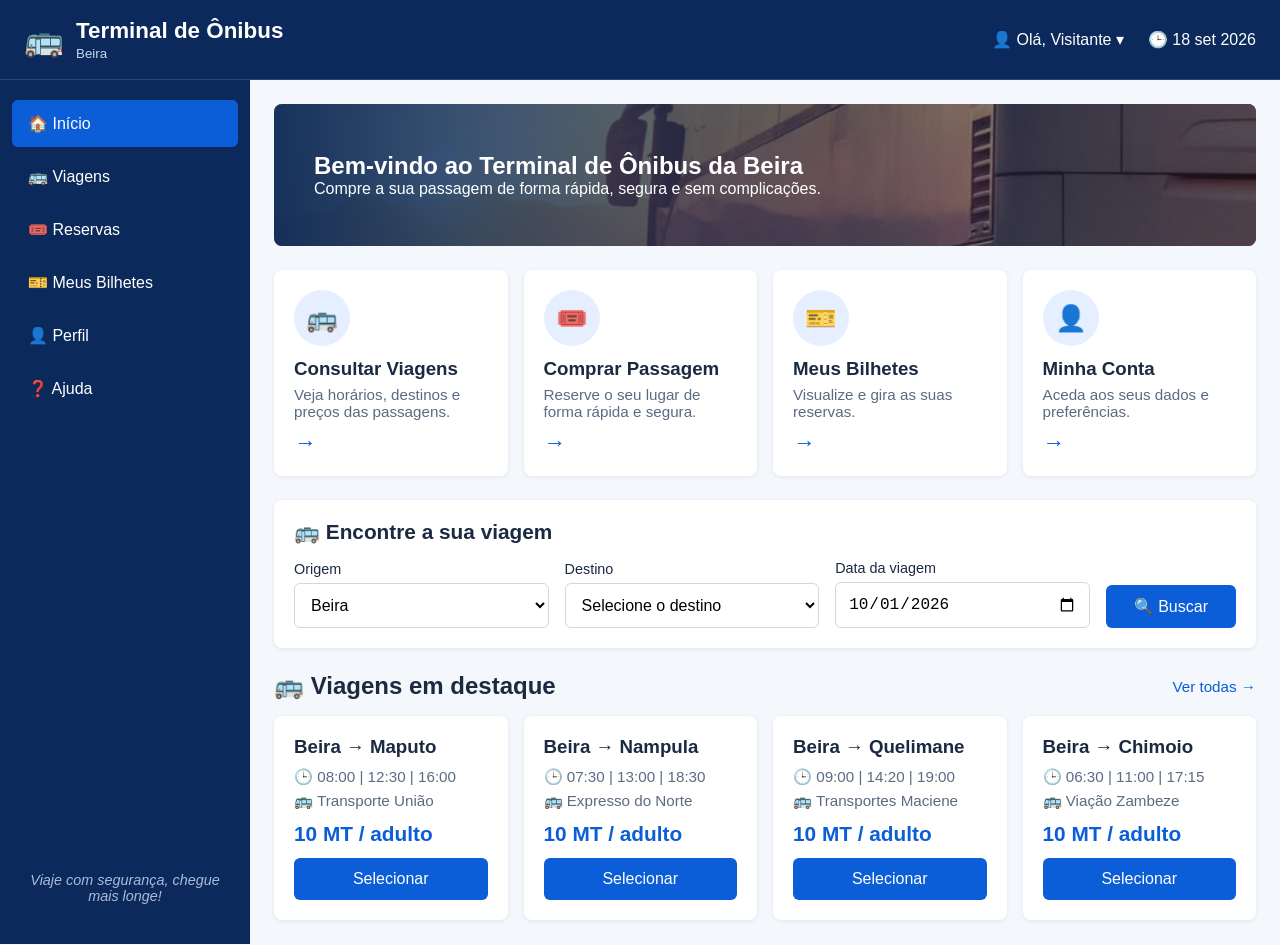
<file: index.html>
<!doctype html>
<html lang="pt-MZ">
  <head>
    <meta charset="UTF-8" />
    <meta name="viewport" content="width=device-width, initial-scale=1.0" />
    <title>Terminal de Ônibus</title>
    <style>
      * {
        box-sizing: border-box;
        margin: 0;
        padding: 0;
      }

      :root {
        --azul-escuro: #0b2a5b;
        --azul: #0b5ed7;
        --fundo: #f4f7fb;
        --texto: #1b2a41;
        --cinza: #5b6b82;
      }

      body {
        font-family: "Segoe UI", Arial, sans-serif;
        color: var(--texto);
        background: var(--fundo);
      }
      a {
        text-decoration: none;
        color: inherit;
      }
      ul {
        list-style: none;
      }

      /* Estrutura geral */
      .app {
        display: grid;
        grid-template-columns: 250px 1fr;
        grid-template-rows: 80px 1fr;
        min-height: 100vh;
      }

      /* Barra superior */
      .topbar {
        grid-column: 1 / -1;
        background: var(--azul-escuro);
        color: #fff;
        display: flex;
        justify-content: space-between;
        align-items: center;
        padding: 0 24px;
        border-bottom: 1px solid rgba(255, 255, 255, 0.12);
      }
      .brand {
        display: flex;
        align-items: center;
        gap: 12px;
      }
      .brand-icon {
        font-size: 2rem;
      }
      .brand strong {
        display: block;
        font-size: 1.4rem;
      }
      .brand small {
        color: #c9d6ee;
      }
      .topbar-right {
        display: flex;
        align-items: center;
        gap: 24px;
      }

      /* Menu lateral */
      .sidebar {
        background: var(--azul-escuro);
        color: #fff;
        padding: 20px 12px;
        display: flex;
        flex-direction: column;
        justify-content: space-between;
      }
      .sidebar a {
        display: block;
        padding: 14px 16px;
        border-radius: 6px;
        margin-bottom: 6px;
      }
      .sidebar a:hover {
        background: rgba(255, 255, 255, 0.1);
      }
      .sidebar a.ativo {
        background: var(--azul);
      }
      .slogan {
        text-align: center;
        font-style: italic;
        color: #a9bbdc;
        font-size: 0.9rem;
        padding: 20px 10px;
      }

      /* Conteúdo */
      .content {
        padding: 24px;
        display: flex;
        flex-direction: column;
        gap: 24px;
      }

      .hero {
        position: relative;
        overflow: hidden;
        border-radius: 8px;
        min-height: 24opx;
        background: var(--azul-escuro);
        color: #fff;
      }
      .hero-img {
        position: absolute;
        inset: 0;
        width: 100%;
        height: 100%;
        object-fit: cover;
        object-position: right center;
      }
      .hero::after {
        content: "";
        position: absolute;
        inset: 0;
        background: linear-gradient(
          90deg,
          rgba(11, 42, 91, 0.95) 0%,
          rgba(11, 42, 91, 0.2) 100%
        );
      }
      .hero-texto {
        position: relative;
        z-index: 1;
        padding: 48px 40px;
      }

      /* Atalhos */
      .atalhos {
        display: grid;
        grid-template-columns: repeat(4, 1fr);
        gap: 16px;
      }
      .atalho {
        background: #fff;
        border-radius: 8px;
        padding: 20px;
        box-shadow: 0 1px 4px rgba(0, 0, 0, 0.08);
        display: block;
      }
      .atalho:hover {
        transform: translateY(-3px);
        box-shadow: 0 4px 12px rgba(0, 0, 0, 0.12);
      }
      .icone {
        width: 56px;
        height: 56px;
        border-radius: 50%;
        background: #e6efff;
        display: flex;
        align-items: center;
        justify-content: center;
        font-size: 1.6rem;
        margin-bottom: 12px;
      }
      .atalho h3 {
        margin-bottom: 6px;
      }
      .atalho p {
        color: var(--cinza);
        font-size: 0.95rem;
        margin-bottom: 10px;
      }
      .seta {
        color: var(--azul);
        font-size: 1.4rem;
      }

      /* Pesquisa */
      .busca {
        background: #fff;
        border-radius: 8px;
        padding: 20px;
        box-shadow: 0 1px 4px rgba(0, 0, 0, 0.08);
      }
      .busca h2 {
        margin-bottom: 16px;
        font-size: 1.3rem;
      }
      .busca form {
        display: grid;
        grid-template-columns: 1fr 1fr 1fr auto;
        gap: 16px;
        align-items: end;
      }
      label {
        display: block;
        font-size: 0.9rem;
        margin-bottom: 6px;
      }
      select,
      input[type="date"] {
        width: 100%;
        padding: 12px;
        border: 1px solid #cfd8e6;
        border-radius: 6px;
        font-size: 1rem;
        background: #fff;
      }
      button,
      .botao {
        display: inline-block;
        background: var(--azul);
        color: #fff;
        border: none;
        border-radius: 6px;
        padding: 12px 28px;
        font-size: 1rem;
        text-align: center;
        cursor: pointer;
      }
      button:hover,
      .botao:hover {
        background: #094bb0;
      }

      /* Viagens em destaque */
      .destaques-topo {
        display: flex;
        justify-content: space-between;
        align-items: center;
        margin-bottom: 16px;
      }
      .destaques-topo a {
        color: var(--azul);
        font-size: 0.95rem;
      }
      .viagens {
        display: grid;
        grid-template-columns: repeat(4, 1fr);
        gap: 16px;
      }
      .viagem {
        background: #fff;
        border-radius: 8px;
        padding: 20px;
        box-shadow: 0 1px 4px rgba(0, 0, 0, 0.08);
      }
      .viagem h3 {
        margin-bottom: 10px;
      }
      .viagem p {
        color: var(--cinza);
        font-size: 0.95rem;
        margin-bottom: 6px;
      }
      .viagem .preco {
        color: var(--azul);
        font-weight: 700;
        font-size: 1.3rem;
        margin: 12px 0;
      }
      .viagem .botao {
        width: 100%;
      }

      /* Página indisponível */
      .pagina-aviso {
        display: flex;
        align-items: center;
        justify-content: center;
        min-height: 100vh;
      }
      .aviso {
        background: #fff;
        padding: 48px;
        border-radius: 8px;
        text-align: center;
        max-width: 440px;
        box-shadow: 0 2px 10px rgba(0, 0, 0, 0.1);
      }
      .aviso-icone {
        font-size: 3rem;
      }
      .aviso h1 {
        margin: 12px 0;
      }
      .aviso p {
        color: var(--cinza);
        margin-bottom: 24px;
      }

      footer {
        margin: 0px auto 0px auto;
        text-align: center;
      }

      /* Ecrãs pequenos */
      @media (max-width: 900px) {
        .app {
          grid-template-columns: 1fr;
          grid-template-rows: auto auto 1fr;
        }
        .sidebar ul {
          display: flex;
          flex-wrap: wrap;
          gap: 6px;
        }
        .slogan {
          display: none;
        }
        .atalhos,
        .viagens {
          grid-template-columns: repeat(2, 1fr);
        }
        .busca form {
          grid-template-columns: 1fr;
        }
      }
    </style>
  </head>
  <body>
    <div class="app">
      <header class="topbar">
        <a class="brand" href="index.html">
          <span class="brand-icon">🚌</span>
          <span>
            <strong>Terminal de Ônibus</strong>
            <small>Beira</small>
          </span>
        </a>
        <div class="topbar-right">
          <a href="indisponivel.html">👤 Olá, Visitante ▾</a>
          <span>🕒 18 set 2026</span>
        </div>
      </header>

      <nav class="sidebar" aria-label="Menu principal">
        <ul>
          <li><a class="ativo" href="index.html">🏠 Início</a></li>
          <li><a href="viagens.html">🚌 Viagens</a></li>
          <li><a href="reservas.html">🎟️ Reservas</a></li>
          <li><a href="bilhetes.html">🎫 Meus Bilhetes</a></li>
          <li><a href="perfil.html">👤 Perfil</a></li>
          <li><a href="ajuda.html">❓ Ajuda</a></li>
        </ul>
        <p class="slogan">Viaje com segurança, chegue mais longe!</p>
      </nav>

      <main class="content">
        <section class="hero">
          <img
            class="hero-img"
            src="frontend/imagens/img-onibus.jpg"
            alt="imagem de onibus"
          />
          <div class="hero-texto">
            <h1>Bem-vindo ao Terminal de Ônibus da Beira</h1>
            <p>
              Compre a sua passagem de forma rápida, segura e sem complicações.
            </p>
          </div>
        </section>

        <section class="atalhos" aria-label="Atalhos">
          <a class="atalho" href="indisponivel.html">
            <span class="icone">🚌</span>
            <h3>Consultar Viagens</h3>
            <p>Veja horários, destinos e preços das passagens.</p>
            <span class="seta">→</span>
          </a>
          <a class="atalho" href="indisponivel.html">
            <span class="icone">🎟️</span>
            <h3>Comprar Passagem</h3>
            <p>Reserve o seu lugar de forma rápida e segura.</p>
            <span class="seta">→</span>
          </a>
          <a class="atalho" href="indisponivel.html">
            <span class="icone">🎫</span>
            <h3>Meus Bilhetes</h3>
            <p>Visualize e gira as suas reservas.</p>
            <span class="seta">→</span>
          </a>
          <a class="atalho" href="indisponivel.html">
            <span class="icone">👤</span>
            <h3>Minha Conta</h3>
            <p>Aceda aos seus dados e preferências.</p>
            <span class="seta">→</span>
          </a>
        </section>

        <section class="busca">
          <h2>🚌 Encontre a sua viagem</h2>
          <form action="indisponivel.html" method="get">
            <div>
              <label for="origem">Origem</label>
              <select id="origem" name="origem">
                <option>Beira</option>
              </select>
            </div>
            <div>
              <label for="destino">Destino</label>
              <select id="destino" name="destino" required>
                <option value="">Selecione o destino</option>
                <option>Maputo</option>
                <option>Nampula</option>
                <option>Quelimane</option>
                <option>Chimoio</option>
                <option>Tete</option>
              </select>
            </div>
            <div>
              <label for="data">Data da viagem</label>
              <input type="date" id="data" name="data" value="2026-10-01" />
            </div>
            <button type="submit">🔍 Buscar</button>
          </form>
        </section>

        <section class="destaques">
          <div class="destaques-topo">
            <h2>🚌 Viagens em destaque</h2>
            <a href="indisponivel.html">Ver todas →</a>
          </div>
          <div class="viagens">
            <article class="viagem">
              <h3>Beira → Maputo</h3>
              <p>🕒 08:00 | 12:30 | 16:00</p>
              <p>🚌 Transporte União</p>
              <p class="preco">10 MT / adulto</p>
              <a class="botao" href="indisponivel.html">Selecionar</a>
            </article>
            <article class="viagem">
              <h3>Beira → Nampula</h3>
              <p>🕒 07:30 | 13:00 | 18:30</p>
              <p>🚌 Expresso do Norte</p>
              <p class="preco">10 MT / adulto</p>
              <a class="botao" href="indisponivel.html">Selecionar</a>
            </article>
            <article class="viagem">
              <h3>Beira → Quelimane</h3>
              <p>🕒 09:00 | 14:20 | 19:00</p>
              <p>🚌 Transportes Maciene</p>
              <p class="preco">10 MT / adulto</p>
              <a class="botao" href="indisponivel.html">Selecionar</a>
            </article>
            <article class="viagem">
              <h3>Beira → Chimoio</h3>
              <p>🕒 06:30 | 11:00 | 17:15</p>
              <p>🚌 Viação Zambeze</p>
              <p class="preco">10 MT / adulto</p>
              <a class="botao" href="indisponivel.html">Selecionar</a>
            </article>
          </div>
        </section>
      </main>
    </div>
  </body>
</html>
</file>
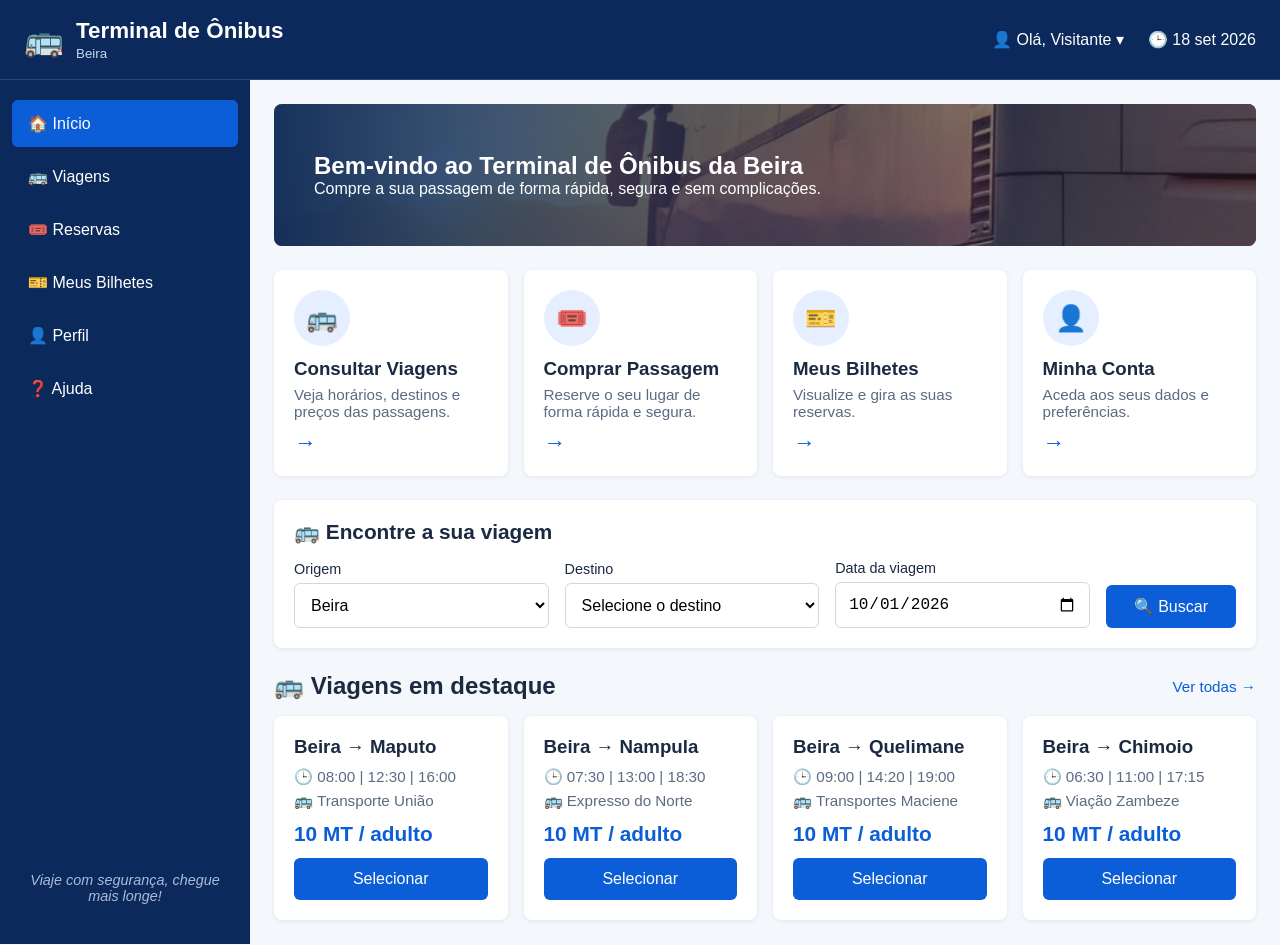
<file: frontend/index.html>
<!DOCTYPE html>
<html lang="pt-MZ">
<head>
    <meta charset="UTF-8">
    <meta name="viewport" content="width=device-width, initial-scale=1.0">
    <title>Terminal de Ônibus</title>
    <link rel="stylesheet" href="css/style.css">
</head>
<body>
<div class="app">

    <header class="topbar">
        <a class="brand" href="index.html">
            <span class="brand-icon">🚌</span>
            <span>
                <strong>Terminal de Ônibus</strong>
                <small>Beira</small>
            </span>
        </a>
        <div class="topbar-right">
            <a href="indisponivel.html">👤 Olá, Visitante ▾</a>
            <span>🕒 18 set 2026</span>
        </div>
    </header>

    <nav class="sidebar" aria-label="Menu principal">
        <ul>
            <li><a class="ativo" href="index.html">🏠 Início</a></li>
            <li><a href="viagens.html">🚌 Viagens</a></li>
            <li><a href="reservas.html">🎟️ Reservas</a></li>
            <li><a href="bilhetes.html">🎫 Meus Bilhetes</a></li>
            <li><a href="perfil.html">👤 Perfil</a></li>
            <li><a href="ajuda.html">❓ Ajuda</a></li>
        </ul>
        <p class="slogan">Viaje com segurança, chegue mais longe!</p>
    </nav>

    <main class="content">
        <section class="hero">
            <img class="hero-img" src="imagens/img-onibus.jpg" alt="imagem de onibus">
            <div class="hero-texto">
                <h1>Bem-vindo ao Terminal de Ônibus da Beira</h1>
                <p>Compre a sua passagem de forma rápida, segura e sem complicações.</p>
            </div>
        </section>

        <section class="atalhos" aria-label="Atalhos">
            <a class="atalho" href="indisponivel.html">
                <span class="icone">🚌</span>
                <h3>Consultar Viagens</h3>
                <p>Veja horários, destinos e preços das passagens.</p>
                <span class="seta">→</span>
            </a>
            <a class="atalho" href="indisponivel.html">
                <span class="icone">🎟️</span>
                <h3>Comprar Passagem</h3>
                <p>Reserve o seu lugar de forma rápida e segura.</p>
                <span class="seta">→</span>
            </a>
            <a class="atalho" href="indisponivel.html">
                <span class="icone">🎫</span>
                <h3>Meus Bilhetes</h3>
                <p>Visualize e gira as suas reservas.</p>
                <span class="seta">→</span>
            </a>
            <a class="atalho" href="indisponivel.html">
                <span class="icone">👤</span>
                <h3>Minha Conta</h3>
                <p>Aceda aos seus dados e preferências.</p>
                <span class="seta">→</span>
            </a>
        </section>

        <section class="busca">
            <h2>🚌 Encontre a sua viagem</h2>
            <form action="indisponivel.html" method="get">
                <div>
                    <label for="origem">Origem</label>
                    <select id="origem" name="origem">
                        <option>Beira</option>
                    </select>
                </div>
                <div>
                    <label for="destino">Destino</label>
                    <select id="destino" name="destino" required>
                        <option value="">Selecione o destino</option>
                        <option>Maputo</option>
                        <option>Nampula</option>
                        <option>Quelimane</option>
                        <option>Chimoio</option>
                        <option>Tete</option>
                    </select>
                </div>
                <div>
                    <label for="data">Data da viagem</label>
                    <input type="date" id="data" name="data" value="2026-10-01">
                </div>
                <button type="submit">🔍 Buscar</button>
            </form>
        </section>

        <section class="destaques">
            <div class="destaques-topo">
                <h2>🚌 Viagens em destaque</h2>
                <a href="indisponivel.html">Ver todas →</a>
            </div>
            <div class="viagens">
                <article class="viagem">
                    <h3>Beira → Maputo</h3>
                    <p>🕒 08:00 | 12:30 | 16:00</p>
                    <p>🚌 Transporte União</p>
                    <p class="preco">10 MT / adulto</p>
                    <a class="botao" href="indisponivel.html">Selecionar</a>
                </article>
                <article class="viagem">
                    <h3>Beira → Nampula</h3>
                    <p>🕒 07:30 | 13:00 | 18:30</p>
                    <p>🚌 Expresso do Norte</p>
                    <p class="preco">10 MT / adulto</p>
                    <a class="botao" href="indisponivel.html">Selecionar</a>
                </article>
                <article class="viagem">
                    <h3>Beira → Quelimane</h3>
                    <p>🕒 09:00 | 14:20 | 19:00</p>
                    <p>🚌 Transportes Maciene</p>
                    <p class="preco">10 MT / adulto</p>
                    <a class="botao" href="indisponivel.html">Selecionar</a>
                </article>
                <article class="viagem">
                    <h3>Beira → Chimoio</h3>
                    <p>🕒 06:30 | 11:00 | 17:15</p>
                    <p>🚌 Viação Zambeze</p>
                    <p class="preco">10 MT / adulto</p>
                    <a class="botao" href="indisponivel.html">Selecionar</a>
                </article>
            </div>
        </section>

    </main>
</div>
</body>
</html>
</file>
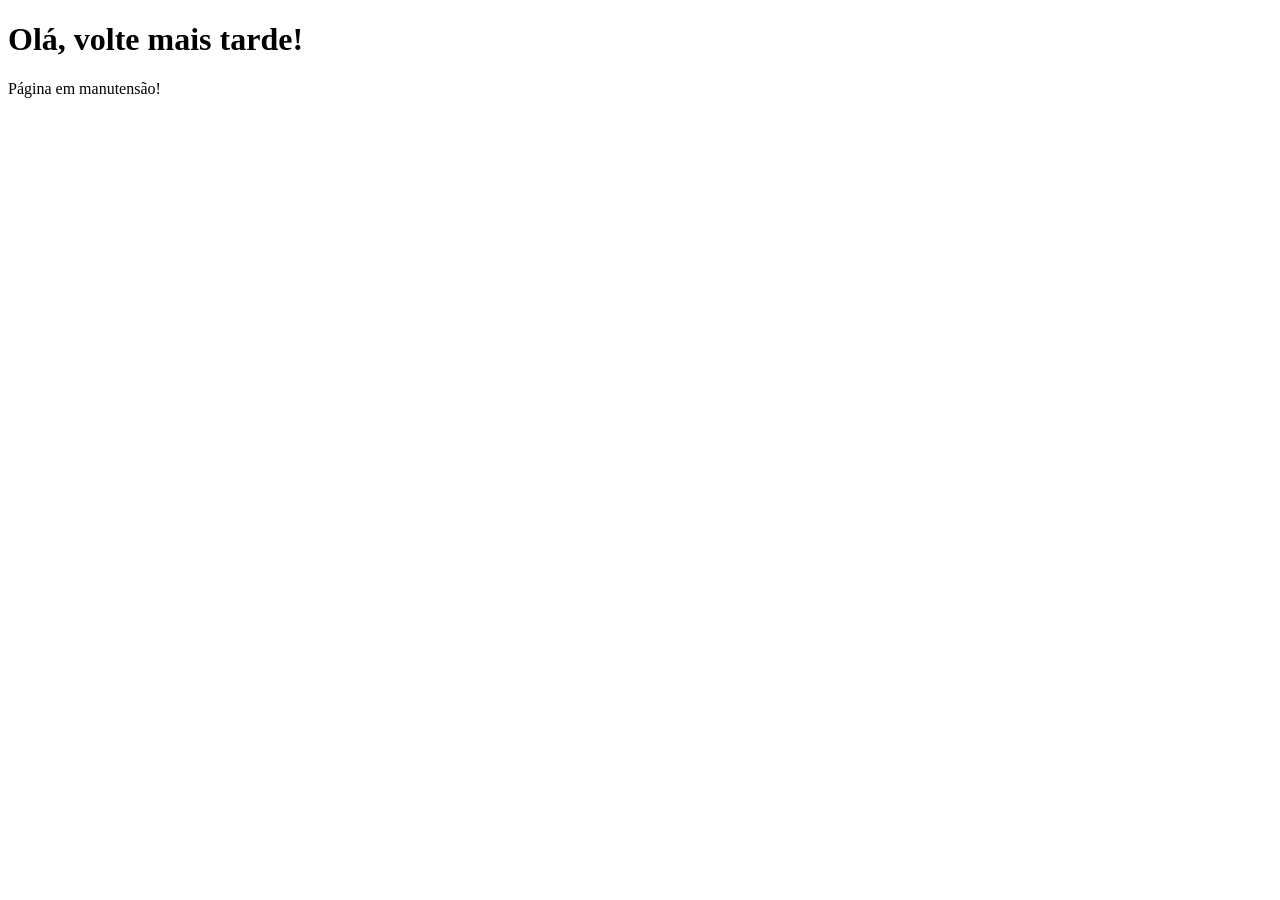
<file: frontend/ajuda.html>
<!DOCTYPE html>
<html lang="pt-MZ">
<head>
    <meta charset="UTF-8">
    <meta name="viewport" content="width=device-width, initial-scale=1.0">
    <title>Ajuda</title>
</head>
<body>
    <h1>Olá, volte mais tarde!</h1>
    <p>Página em manutensão!</p>
</body>
</html>
</file>
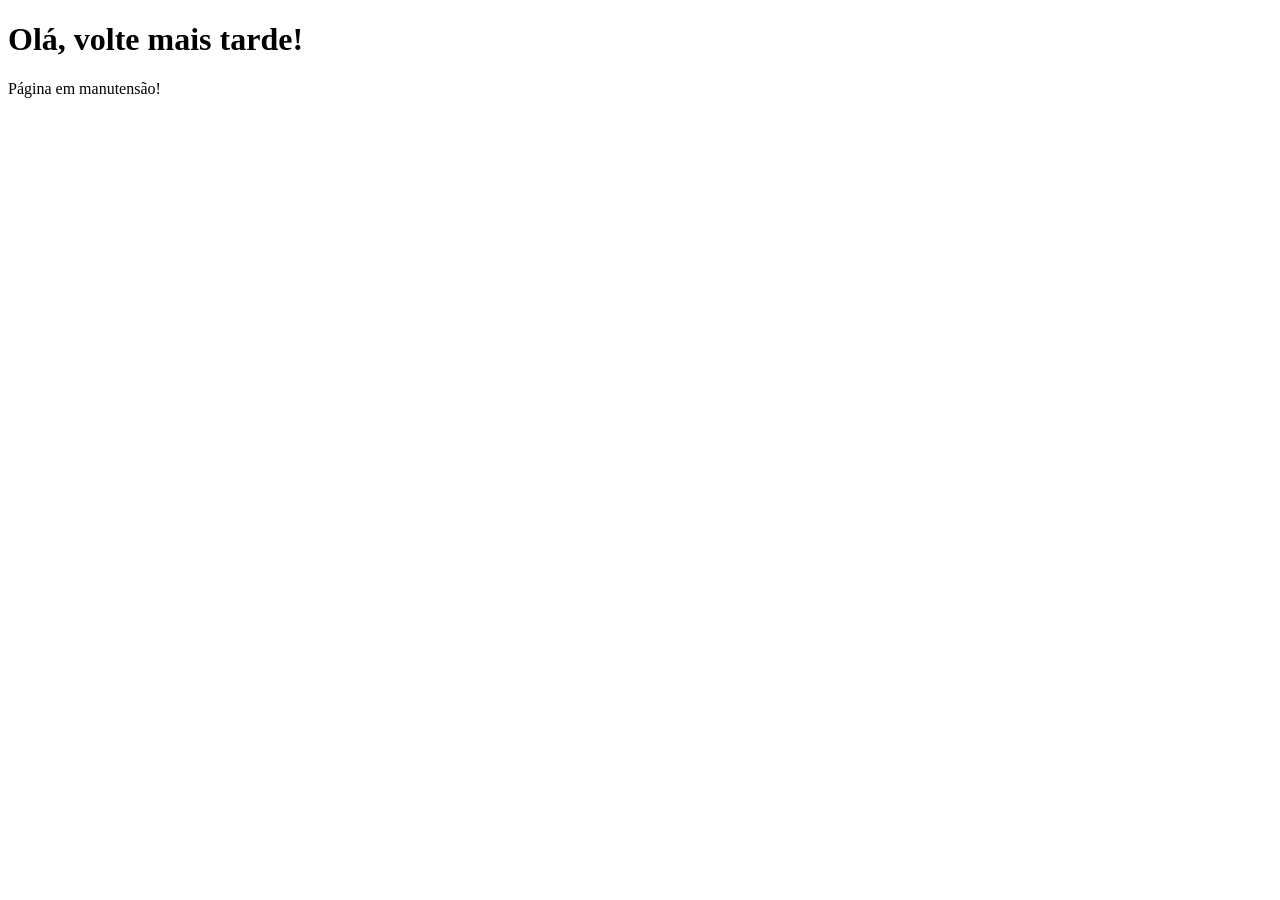
<file: frontend/bilhetes.html>
<!DOCTYPE html>
<html lang="pt-MZ">
<head>
    <meta charset="UTF-8">
    <meta name="viewport" content="width=device-width, initial-scale=1.0">
    <title>Meus Bilhetes</title>
</head>
<body>
    <h1>Olá, volte mais tarde!</h1>
    <p>Página em manutensão!</p>
</body>
</html>
</file>
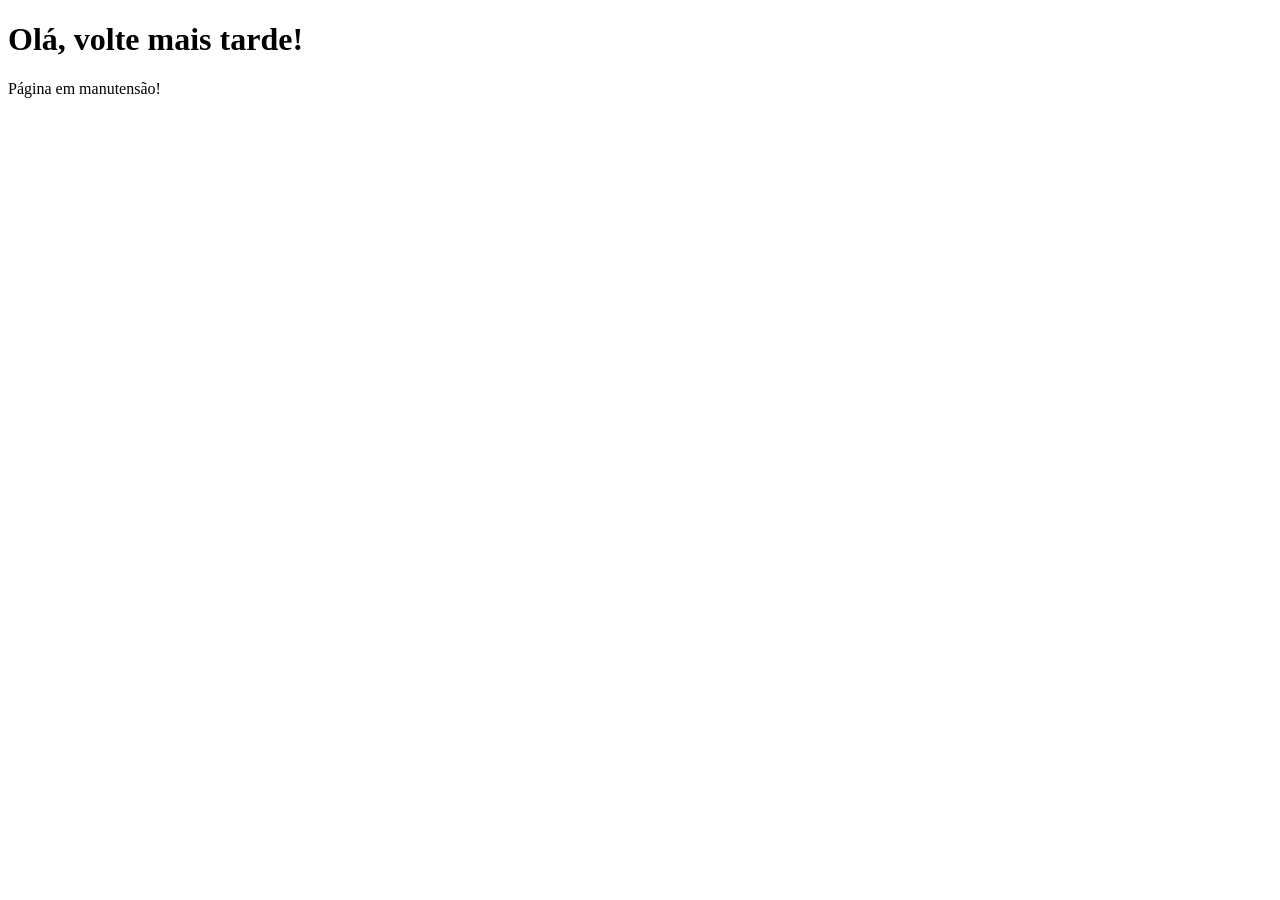
<file: frontend/perfil.html>
<!DOCTYPE html>
<html lang="pt-Mz">
<head>
    <meta charset="UTF-8">
    <meta name="viewport" content="width=device-width, initial-scale=1.0">
    <title>Perfil</title>
</head>
<body>
    <h1>Olá, volte mais tarde!</h1>
    <p>Página em manutensão!</p>
</body>
</html>
</file>
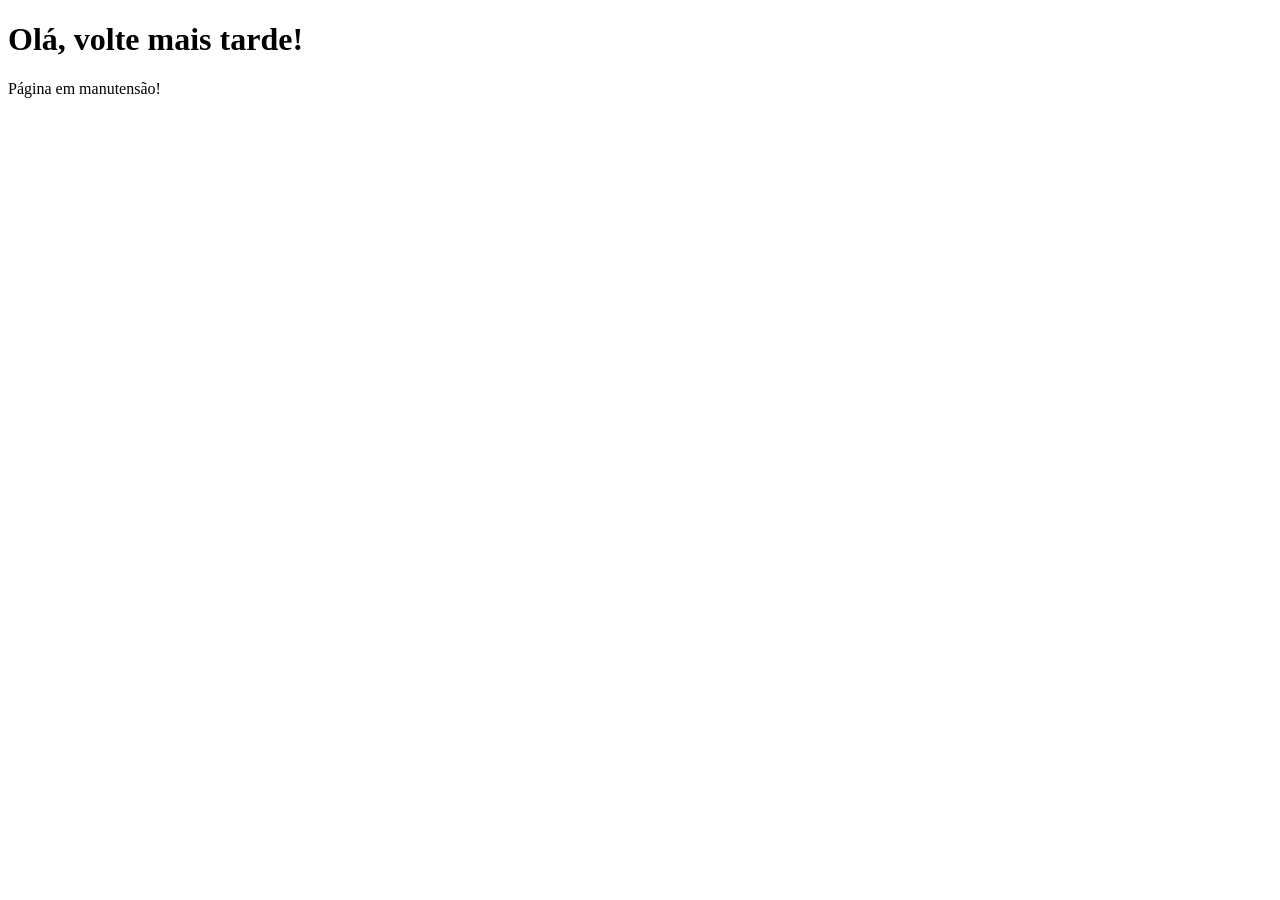
<file: frontend/reservas.html>
<!DOCTYPE html>
<html lang="pt-MZ">
<head>
    <meta charset="UTF-8">
    <meta name="viewport" content="width=device-width, initial-scale=1.0">
    <title>Reservas</title>
</head>
<body>
    <h1>Olá, volte mais tarde!</h1>
    <p>Página em manutensão!</p>
</body>
</html>
</file>
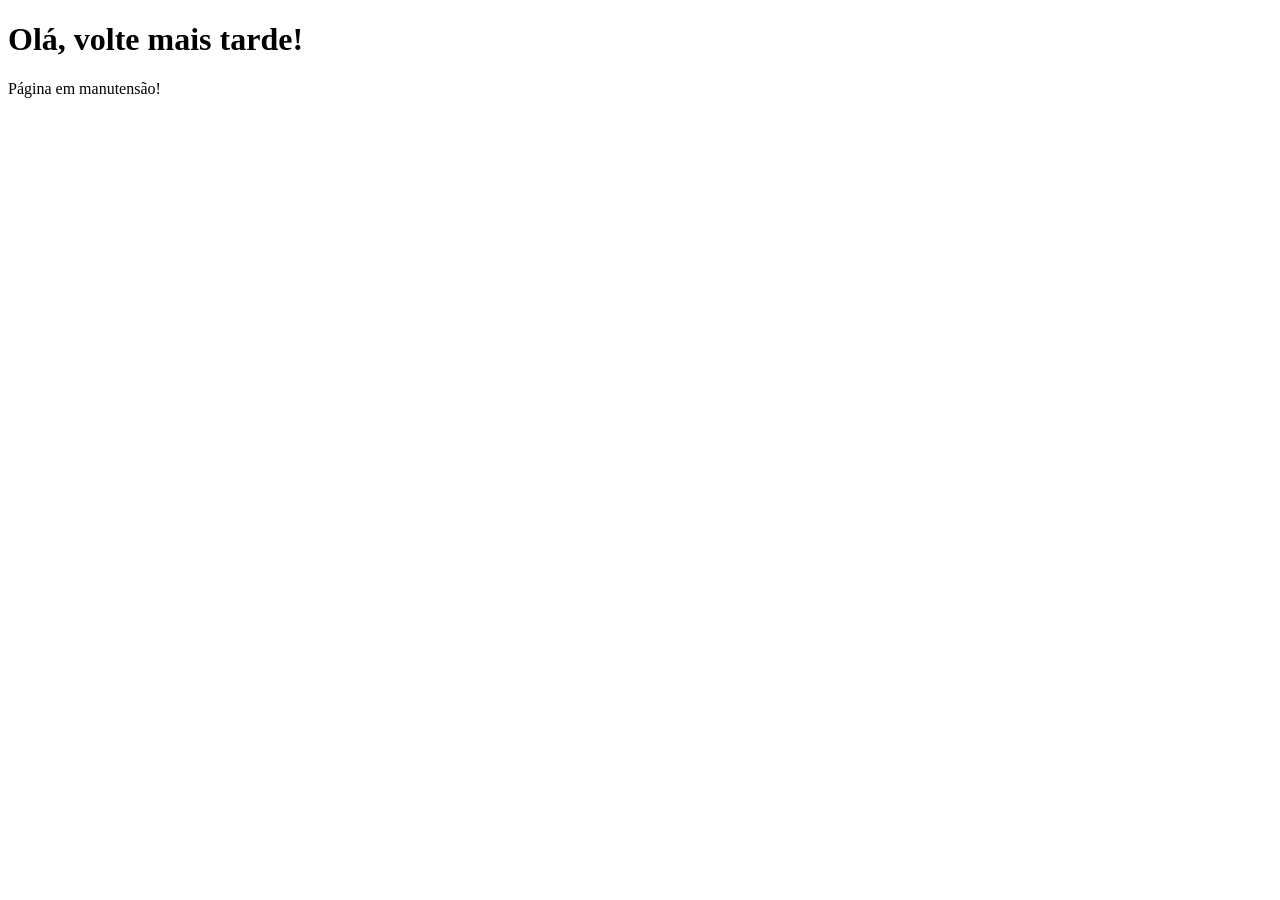
<file: frontend/viagens.html>
<!DOCTYPE html>
<html lang="pt-MZ">
<head>
    <meta charset="UTF-8">
    <meta name="viewport" content="width=device-width, initial-scale=1.0">
    <title>Viagens</title>
</head>
<body>
    <h1>Olá, volte mais tarde!</h1>
    <p>Página em manutensão!</p>
</body>
</html>
</file>
<file: frontend/css/style.css>
* { box-sizing: border-box; margin: 0; padding: 0; }

:root {
    --azul-escuro: #0b2a5b;
    --azul: #0b5ed7;
    --fundo: #f4f7fb;
    --texto: #1b2a41;
    --cinza: #5b6b82;
}

body { font-family: "Segoe UI", Arial, sans-serif; color: var(--texto); background: var(--fundo); }
a { text-decoration: none; color: inherit; }
ul { list-style: none; }

/* Estrutura geral */
.app {
    display: grid;
    grid-template-columns: 250px 1fr;
    grid-template-rows: 80px 1fr;
    min-height: 100vh;
}

/* Barra superior */
.topbar {
    grid-column: 1 / -1;
    background: var(--azul-escuro);
    color: #fff;
    display: flex;
    justify-content: space-between;
    align-items: center;
    padding: 0 24px;
    border-bottom: 1px solid rgba(255, 255, 255, 0.12);
}
.brand { display: flex; align-items: center; gap: 12px; }
.brand-icon { font-size: 2rem; }
.brand strong { display: block; font-size: 1.4rem; }
.brand small { color: #c9d6ee; }
.topbar-right { display: flex; align-items: center; gap: 24px; }

/* Menu lateral */
.sidebar {
    background: var(--azul-escuro);
    color: #fff;
    padding: 20px 12px;
    display: flex;
    flex-direction: column;
    justify-content: space-between;
}
.sidebar a {
    display: block;
    padding: 14px 16px;
    border-radius: 6px;
    margin-bottom: 6px;
}
.sidebar a:hover { background: rgba(255, 255, 255, 0.1); }
.sidebar a.ativo { background: var(--azul); }
.slogan {
    text-align: center;
    font-style: italic;
    color: #a9bbdc;
    font-size: 0.9rem;
    padding: 20px 10px;
}

/* Conteúdo */
.content { padding: 24px; display: flex; flex-direction: column; gap: 24px; }

.hero {
    position: relative;
    overflow: hidden;
    border-radius: 8px;
    min-height: 24opx;
    background: var(--azul-escuro);
    color: #fff;
}
.hero-img {
    position: absolute;
    inset: 0;
    width: 100%;
    height: 100%;
    object-fit: cover;
    object-position: right center;
}
.hero::after {
    content: "";
    position: absolute;
    inset: 0;
    background: linear-gradient(90deg, rgba(11, 42, 91, 0.95) 0%, rgba(11, 42, 91, 0.2) 100%);
}
.hero-texto {
    position: relative;
    z-index: 1;
    padding: 48px 40px;
}

/* Atalhos */
.atalhos { display: grid; grid-template-columns: repeat(4, 1fr); gap: 16px; }
.atalho {
    background: #fff;
    border-radius: 8px;
    padding: 20px;
    box-shadow: 0 1px 4px rgba(0, 0, 0, 0.08);
    display: block;
}
.atalho:hover { transform: translateY(-3px); box-shadow: 0 4px 12px rgba(0, 0, 0, 0.12); }
.icone {
    width: 56px; height: 56px;
    border-radius: 50%;
    background: #e6efff;
    display: flex; align-items: center; justify-content: center;
    font-size: 1.6rem;
    margin-bottom: 12px;
}
.atalho h3 { margin-bottom: 6px; }
.atalho p { color: var(--cinza); font-size: 0.95rem; margin-bottom: 10px; }
.seta { color: var(--azul); font-size: 1.4rem; }

/* Pesquisa */
.busca {
    background: #fff;
    border-radius: 8px;
    padding: 20px;
    box-shadow: 0 1px 4px rgba(0, 0, 0, 0.08);
}
.busca h2 { margin-bottom: 16px; font-size: 1.3rem; }
.busca form {
    display: grid;
    grid-template-columns: 1fr 1fr 1fr auto;
    gap: 16px;
    align-items: end;
}
label { display: block; font-size: 0.9rem; margin-bottom: 6px; }
select, input[type="date"] {
    width: 100%;
    padding: 12px;
    border: 1px solid #cfd8e6;
    border-radius: 6px;
    font-size: 1rem;
    background: #fff;
}
button, .botao {
    display: inline-block;
    background: var(--azul);
    color: #fff;
    border: none;
    border-radius: 6px;
    padding: 12px 28px;
    font-size: 1rem;
    text-align: center;
    cursor: pointer;
}
button:hover, .botao:hover { background: #094bb0; }

/* Viagens em destaque */
.destaques-topo {
    display: flex;
    justify-content: space-between;
    align-items: center;
    margin-bottom: 16px;
}
.destaques-topo a { color: var(--azul); font-size: 0.95rem; }
.viagens { display: grid; grid-template-columns: repeat(4, 1fr); gap: 16px; }
.viagem {
    background: #fff;
    border-radius: 8px; 
    padding: 20px;
    box-shadow: 0 1px 4px rgba(0, 0, 0, 0.08);
}
.viagem h3 { margin-bottom: 10px; }
.viagem p { color: var(--cinza); font-size: 0.95rem; margin-bottom: 6px; }
.viagem .preco { color: var(--azul); font-weight: 700; font-size: 1.3rem; margin: 12px 0; }
.viagem .botao { width: 100%; }

/* Página indisponível */
.pagina-aviso { display: flex; align-items: center; justify-content: center; min-height: 100vh; }
.aviso { background: #fff; padding: 48px; border-radius: 8px; text-align: center; max-width: 440px; box-shadow: 0 2px 10px rgba(0, 0, 0, 0.1); }
.aviso-icone { font-size: 3rem; }
.aviso h1 { margin: 12px 0; }
.aviso p { color: var(--cinza); margin-bottom: 24px; }

footer {
    margin: 0px auto 0px auto;
    text-align: center;
}

/* Ecrãs pequenos */
@media (max-width: 900px) {
    .app { grid-template-columns: 1fr; grid-template-rows: auto auto 1fr; }
    .sidebar ul { display: flex; flex-wrap: wrap; gap: 6px; }
    .slogan { display: none; }
    .atalhos, .viagens { grid-template-columns: repeat(2, 1fr); }
    .busca form { grid-template-columns: 1fr; }
}
</file>
